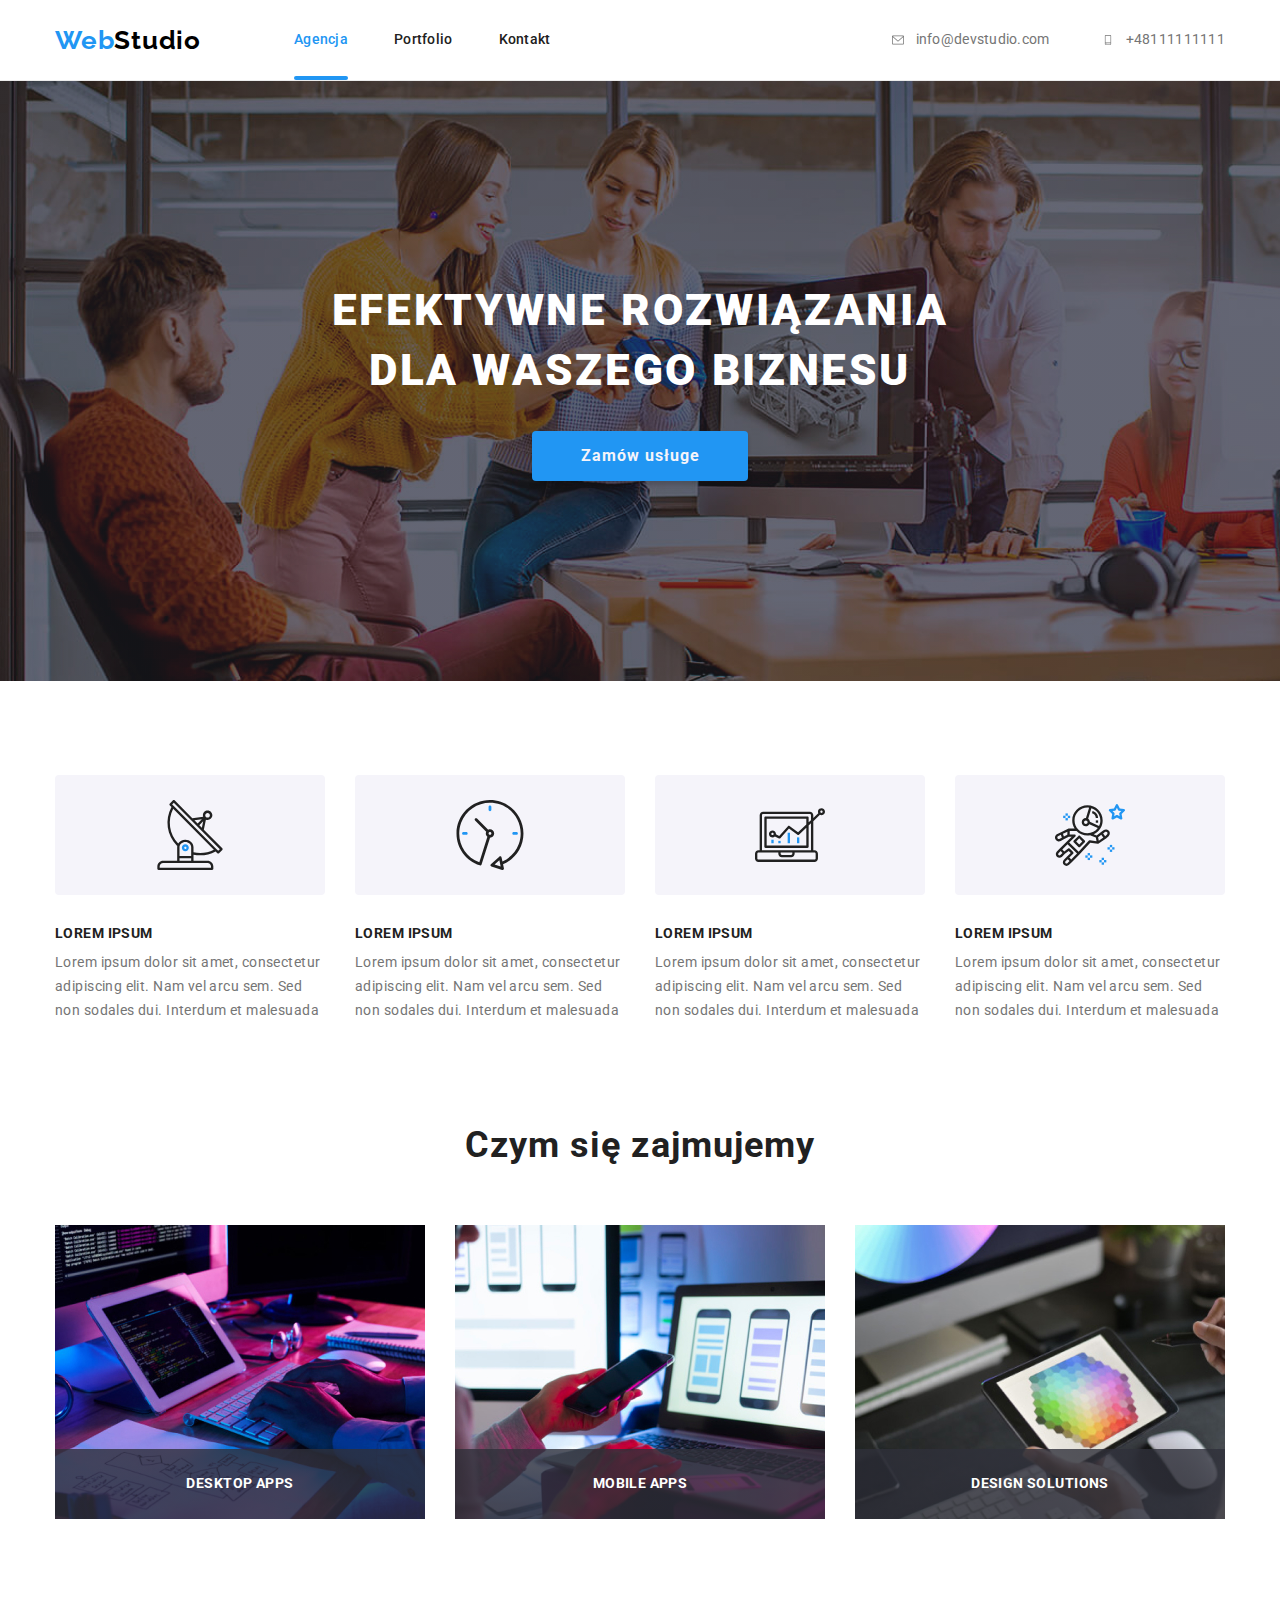
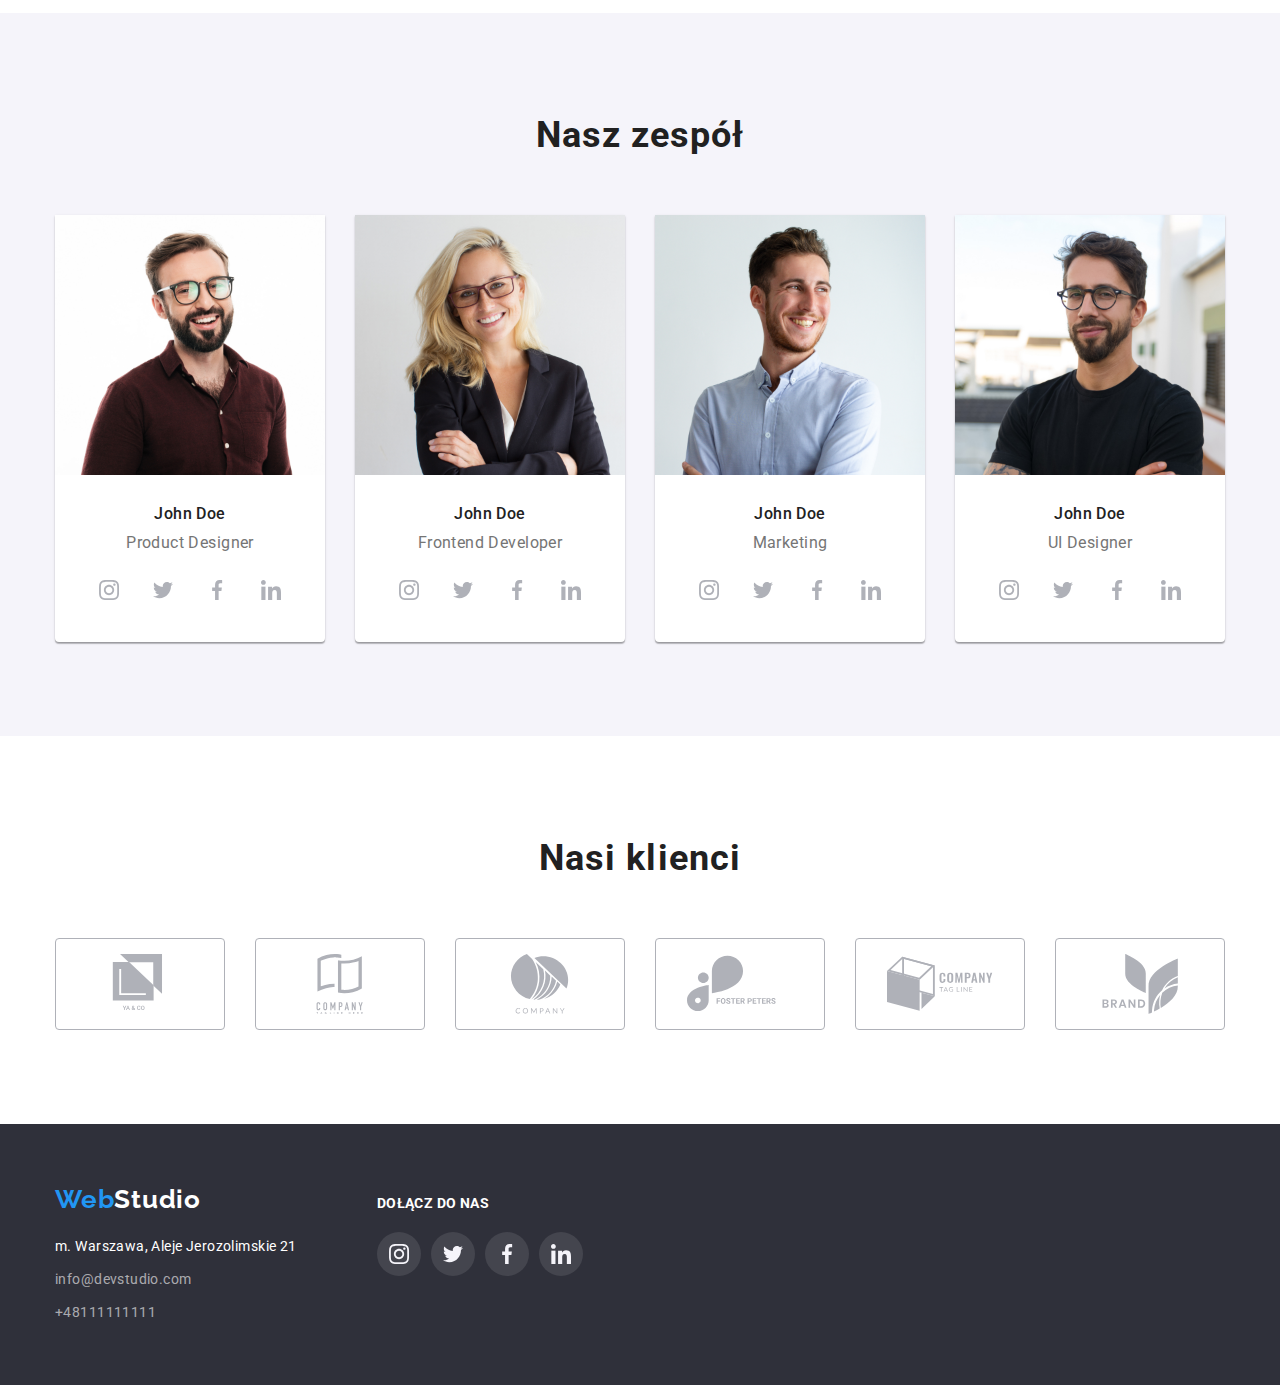
<file: index.html>
<!DOCTYPE html>
<html lang="en">
  <head>
    <link
      rel="stylesheet"
      href="https://cdnjs.cloudflare.com/ajax/libs/modern-normalize/1.0.0/modern-normalize.min.css"
    />
    <link rel="stylesheet" href="css/styles.css" />
    <link rel="preconnect" href="https://fonts.googleapis.com" />
    <link rel="preconnect" href="https://fonts.gstatic.com" crossorigin />
    <link
      href="https://fonts.googleapis.com/css2?family=Raleway:wght@700&family=Roboto:wght@400;500;700;900&display=swap"
      rel="stylesheet"
    />
    <meta charset="UTF-8" />
    <meta http-equiv="X-UA-Compatible" content="IE=edge" />
    <meta name="viewport" content="width=device-width, initial-scale=1.0" />
    <title>Studio</title>
  </head>
  <body>
    <header class="header">
      <div class="header-list container">
        <a href="index.html" class="logo-top"
          >Web<span class="logo-black">Studio</span></a
        >
        <nav class="navigation">
          <ul class="nav-bar">
            <li>
              <a href="index.html" class="nav-list link current">Agencja</a>
            </li>
            <li>
              <a href="portfolio.html" class="nav-list link">Portfolio</a>
            </li>
            <li><a href="#" class="nav-list link">Kontakt</a></li>
          </ul>
        </nav>
        <ul class="contact-top">
          <li>
            <a href="mailto:info@devstudio.com" class="link list-contact">
              <svg width="16" height="12" class="icon-contacts">
                <use href="./images/icons.svg#icon-envelope"></use>
              </svg>
              info@devstudio.com</a
            >
          </li>
          <li>
            <a href="tel:+48111111111" class="link list-contact">
              <svg width="16" height="10" class="icon-contacts">
                <use href="./images/icons.svg#icon-smartphone"></use>
              </svg>
              +48111111111</a
            >
          </li>
        </ul>
      </div>
    </header>
    <main>
      <section class="order">
        <div class="container">
          <h1 class="order-words">EFEKTYWNE ROZWIĄZANIA DLA WASZEGO BIZNESU</h1>

          <button data-modal-open class="order-buttom" type="button">
            Zamów usługe
          </button>
        </div>
      </section>

      <section class="section">
        <div class="container">
          <h2 class="visually-hidden">Lorem ipsum</h2>
          <ul class="lorem">
            <li>
              <div class="lorem-box">
                <svg width="70" height="70">
                  <use href="./images/antenna.svg#antenna"></use>
                </svg>
              </div>
              <h3 class="lorem-h3">Lorem ipsum</h3>
              <p class="lorem-descr">
                Lorem ipsum dolor sit amet, consectetur adipiscing elit. Nam vel
                arcu sem. Sed non sodales dui. Interdum et malesuada
              </p>
            </li>
            <li>
              <div class="lorem-box">
                <svg width="70" height="70">
                  <use href="./images/clock.svg#clock"></use>
                </svg>
              </div>
              <h3 class="lorem-h3">Lorem ipsum</h3>
              <p class="lorem-descr">
                Lorem ipsum dolor sit amet, consectetur adipiscing elit. Nam vel
                arcu sem. Sed non sodales dui. Interdum et malesuada
              </p>
            </li>
            <li>
              <div class="lorem-box">
                <svg width="70" height="70">
                  <use href="./images/diagram.svg#diagram"></use>
                </svg>
              </div>
              <h3 class="lorem-h3">Lorem ipsum</h3>
              <p class="lorem-descr">
                Lorem ipsum dolor sit amet, consectetur adipiscing elit. Nam vel
                arcu sem. Sed non sodales dui. Interdum et malesuada
              </p>
            </li>
            <li>
              <div class="lorem-box">
                <svg width="70" height="70">
                  <use href="./images/astronaut.svg#astronaut"></use>
                </svg>
              </div>
              <h3 class="lorem-h3">Lorem ipsum</h3>
              <p class="lorem-descr">
                Lorem ipsum dolor sit amet, consectetur adipiscing elit. Nam vel
                arcu sem. Sed non sodales dui. Interdum et malesuada
              </p>
            </li>
          </ul>
        </div>
      </section>
      <section class="section work">
        <div class="container">
          <h2 class="offer-h2">Czym się zajmujemy</h2>
          <ul class="offer-list">
            <li class="offer-item">
              <img src="images/tablet.jpg" alt="tablet" width="370" />
              <p class="offer-desc">DESKTOP APPS</p>
            </li>
            <li class="offer-item">
              <img src="images/iphone.jpg" alt="box2" width="370" />
              <p class="offer-desc">Mobile APPS</p>
            </li>
            <li class="offer-item">
              <img src="images/imac.jpg" alt="box3" width="370" />
              <p class="offer-desc">DESIGN SOLUTIONS</p>
            </li>
          </ul>
        </div>
      </section>
      <section class="team section">
        <div class="container">
          <h2 class="teams-h2">Nasz zespół</h2>
          <ul class="teams">
            <li class="team-item">
              <img src="images/man1.jpg" alt="John Doe" width="270" />
              <div class="team-descr">
                <h3 class="team-h3">John Doe</h3>
                <p class="teams-p">Product Designer</p>
                <ul class="team-social-link-list">
                  <li>
                    <a href="#" class="social-link-team link">
                      <svg width="20" height="20" class="social-icon">
                        <use href="./images/icons.svg#icon-instagram"></use>
                      </svg>
                    </a>
                  </li>
                  <li>
                    <a href="#" class="social-link-team link">
                      <svg width="20" height="20" class="social-icon">
                        <use href="./images/icons.svg#icon-twitter"></use>
                      </svg>
                    </a>
                  </li>
                  <li>
                    <a href="#" class="social-link-team link">
                      <svg width="20" height="20" class="social-icon">
                        <use href="./images/icons.svg#icon-facebook"></use>
                      </svg>
                    </a>
                  </li>
                  <li>
                    <a href="#" class="social-link-team link">
                      <svg width="20" height="20" class="social-icon">
                        <use href="./images/icons.svg#icon-linkedin"></use>
                      </svg>
                    </a>
                  </li>
                </ul>
              </div>
            </li>
            <li class="team-item">
              <img src="images/woman1.jpg" alt="John Doe" width="270" />
              <div class="team-descr">
                <h3 class="team-h3">John Doe</h3>
                <p class="teams-p">Frontend Developer</p>
                <ul class="team-social-link-list">
                  <li class="team-social-box">
                    <a href="#" class="social-link-team link">
                      <svg width="20" height="20" class="social-icon">
                        <use href="./images/icons.svg#icon-instagram"></use>
                      </svg>
                    </a>
                  </li>
                  <li class="team-social-box">
                    <a href="#" class="social-link-team link">
                      <svg width="20" height="20" class="social-icon">
                        <use href="./images/icons.svg#icon-twitter"></use>
                      </svg>
                    </a>
                  </li>
                  <li class="team-social-box">
                    <a href="#" class="social-link-team link">
                      <svg width="20" height="20" class="social-icon">
                        <use href="./images/icons.svg#icon-facebook"></use>
                      </svg>
                    </a>
                  </li>
                  <li class="team-social-box">
                    <a href="#" class="social-link-team link">
                      <svg width="20" height="20" class="social-icon">
                        <use href="./images/icons.svg#icon-linkedin"></use>
                      </svg>
                    </a>
                  </li>
                </ul>
              </div>
            </li>
            <li class="team-item">
              <img src="images/man2.jpg" alt="John Doe" width="270" />
              <div class="team-descr">
                <h3 class="team-h3">John Doe</h3>
                <p class="teams-p">Marketing</p>
                <ul class="team-social-link-list">
                  <li class="team-social-box">
                    <a href="#" class="social-link-team link">
                      <svg width="20" height="20" class="social-icon">
                        <use href="./images/icons.svg#icon-instagram"></use>
                      </svg>
                    </a>
                  </li>
                  <li class="team-social-box">
                    <a href="#" class="social-link-team link">
                      <svg width="20" height="20" class="social-icon">
                        <use href="./images/icons.svg#icon-twitter"></use>
                      </svg>
                    </a>
                  </li>
                  <li class="team-social-box">
                    <a href="#" class="social-link-team link">
                      <svg width="20" height="20" class="social-icon">
                        <use href="./images/icons.svg#icon-facebook"></use>
                      </svg>
                    </a>
                  </li>
                  <li class="team-social-box">
                    <a href="#" class="social-link-team link">
                      <svg width="20" height="20" class="social-icon">
                        <use href="./images/icons.svg#icon-linkedin"></use>
                      </svg>
                    </a>
                  </li>
                </ul>
              </div>
            </li>
            <li class="team-item">
              <img src="images/man3.jpg" alt="John Doe" width="270" />
              <div class="team-descr">
                <h3 class="team-h3">John Doe</h3>
                <p class="teams-p">UI Designer</p>
                <ul class="team-social-link-list">
                  <li class="team-social-box">
                    <a href="#" class="social-link-team link">
                      <svg width="20" height="20" class="social-icon">
                        <use href="./images/icons.svg#icon-instagram"></use>
                      </svg>
                    </a>
                  </li>
                  <li class="team-social-box">
                    <a href="#" class="social-link-team link">
                      <svg width="20" height="20" class="social-icon">
                        <use href="./images/icons.svg#icon-twitter"></use>
                      </svg>
                    </a>
                  </li>
                  <li class="team-social-box">
                    <a href="#" class="social-link-team link">
                      <svg width="20" height="20" class="social-icon">
                        <use href="./images/icons.svg#icon-facebook"></use>
                      </svg>
                    </a>
                  </li>
                  <li class="team-social-box">
                    <a href="#" class="social-link-team link">
                      <svg width="20" height="20" class="social-icon">
                        <use href="./images/icons.svg#icon-linkedin"></use>
                      </svg>
                    </a>
                  </li>
                </ul>
              </div>
            </li>
          </ul>
        </div>
      </section>
      <section class="section">
        <div class="container">
          <h2 class="teams-h2">Nasi klienci</h2>
          <ul class="client-list">
            <li class="client-box">
              <a href="#" class="client-link">
                <svg width="106" height="60" class="client-logo">
                  <use href="./images/icons.svg#icon-logo-1"></use>
                </svg>
              </a>
            </li>
            <li class="client-box">
              <a href="#" class="client-link">
                <svg width="106" height="60" class="client-logo">
                  <use href="./images/icons.svg#icon-logo-2"></use>
                </svg>
              </a>
            </li>
            <li class="client-box">
              <a href="#" class="client-link">
                <svg width="106" height="60" class="client-logo">
                  <use href="./images/icons.svg#icon-logo-3"></use>
                </svg>
              </a>
            </li>
            <li class="client-box">
              <a href="#" class="client-link">
                <svg width="106" height="60" class="client-logo">
                  <use href="./images/icons.svg#icon-logo-4"></use>
                </svg>
              </a>
            </li>
            <li class="client-box">
              <a href="#" class="client-link">
                <svg width="106" height="60" class="client-logo">
                  <use href="./images/icons.svg#icon-logo-6"></use>
                </svg>
              </a>
            </li>
            <li class="client-box">
              <a href="#" class="client-link">
                <svg width="106" height="60" class="client-logo">
                  <use href="./images/icons.svg#icon-logo-5"></use>
                </svg>
              </a>
            </li>
          </ul>
        </div>
      </section>
    </main>
    <footer class="footer-bg">
      <div class="footer container">
        <div>
          <a href="index.html" class="footer-logo"
            >Web<span class="logo-white">Studio</span></a
          >
          <address>
            <ul class="contact-bottom">
              <li class="footer-styles">
                <a
                  class="footer-address"
                  href="https://goo.gl/maps/q48PafHFzNK1vhY7A"
                  target="_blank"
                  rel="nofollow noreferrer noopener"
                >
                  m. Warszawa, Aleje Jerozolimskie 21</a
                >
              </li>
              <li class="footer-styles">
                <a
                  class="footer-email"
                  href="mailto:example@com.pl"
                  title="Send me e-mail"
                  >info@devstudio.com</a
                >
              </li>
              <li class="footer-styles">
                <a
                  class="footer-contact"
                  href="tel:+48111111111"
                  title="Call me"
                  >+48111111111</a
                >
              </li>
            </ul>
          </address>
        </div>
        <div class="footer-social">
          <p class="join-now">Dołącz do nas</p>
          <ul class="footer-social-list">
            <li class="footer-icon-box">
              <a href="#" class="footer-link">
                <svg width="20" height="20" class="footer-soc-icon">
                  <use href="./images/icons.svg#icon-instagram"></use>
                </svg>
              </a>
            </li>
            <li class="footer-icon-box">
              <a href="#" class="footer-link">
                <svg width="20" height="20" class="footer-soc-icon">
                  <use href="./images/icons.svg#icon-twitter"></use>
                </svg>
              </a>
            </li>
            <li class="footer-icon-box">
              <a href="#" class="footer-link">
                <svg width="20" height="20" class="footer-soc-icon">
                  <use href="./images/icons.svg#icon-facebook"></use>
                </svg>
              </a>
            </li>
            <li class="footer-icon-box">
              <a href="#" class="footer-link">
                <svg width="20" height="20" class="footer-soc-icon">
                  <use href="./images/icons.svg#icon-linkedin"></use>
                </svg>
              </a>
            </li>
          </ul>
        </div>
      </div>
    </footer>
    <div class="backdrop is-hidden order-box" data-modal>
      <div class="modal-window">
        <button type="button" class="order-close" data-modal-close>
          <svg width="18" height="18">
            <use href="./images/icons.svg#icon-close-black"></use>
          </svg>
        </button>
      </div>
    </div>
    <script src="./js/modal.js"></script>
  </body>
</html>
</file>
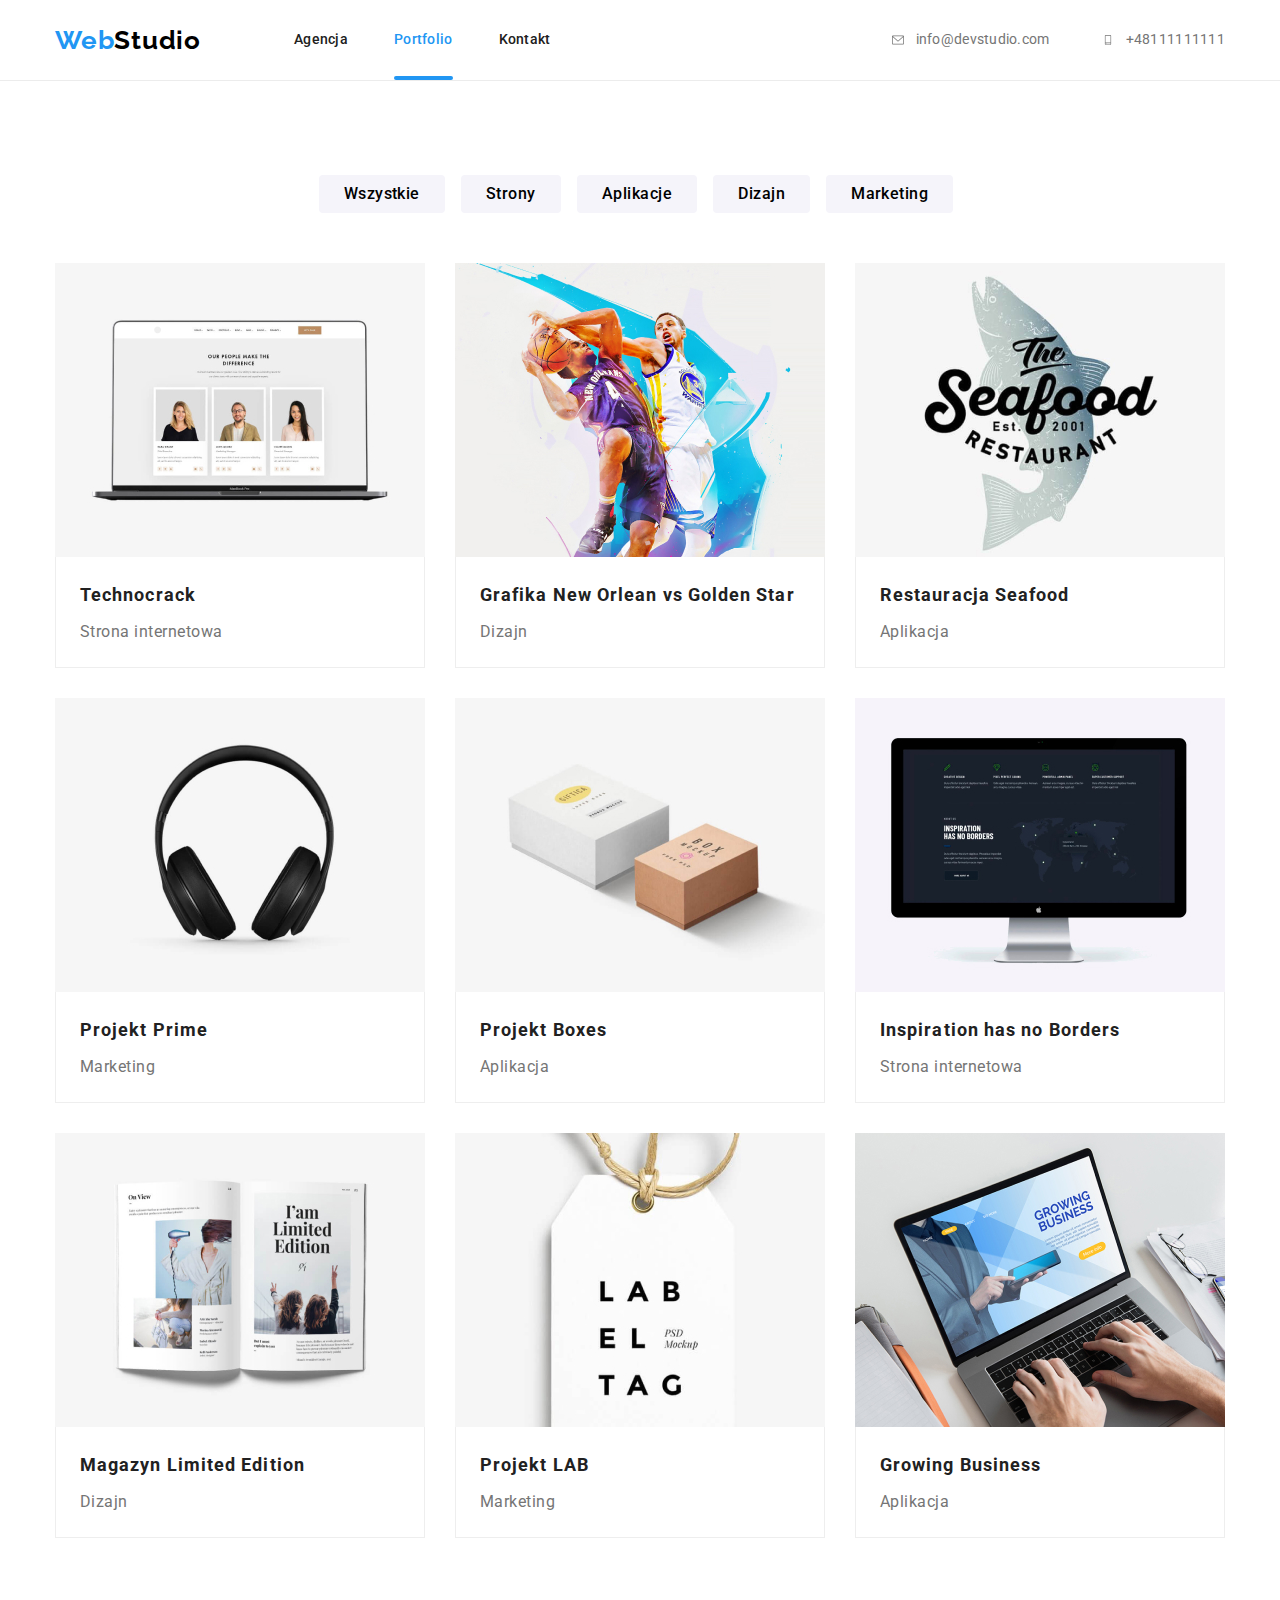
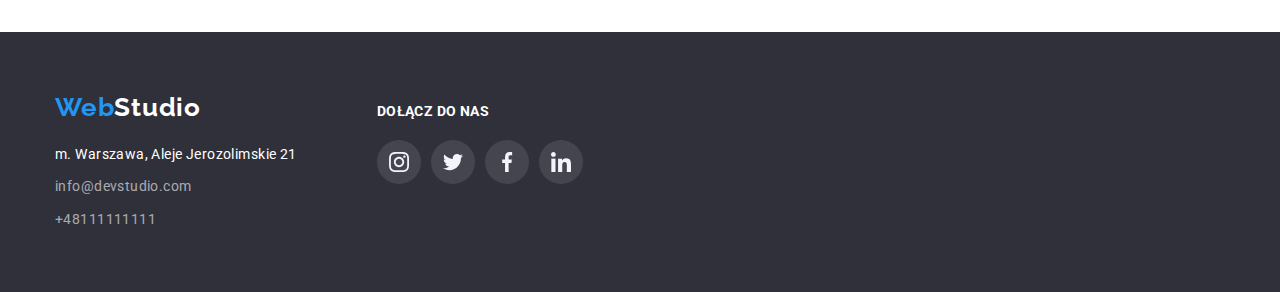
<file: portfolio.html>
<!DOCTYPE html>
<html lang="en">
  <head>
    <link
      rel="stylesheet"
      href="https://cdnjs.cloudflare.com/ajax/libs/modern-normalize/1.0.0/modern-normalize.min.css"
    />
    <link rel="stylesheet" href="css/styles.css" />
    <link rel="preconnect" href="https://fonts.googleapis.com" />
    <link rel="preconnect" href="https://fonts.gstatic.com" crossorigin />
    <link
      href="https://fonts.googleapis.com/css2?family=Raleway:wght@700&family=Roboto:wght@400;500;700;900&display=swap"
      rel="stylesheet"
    />
    <meta charset="UTF-8" />
    <meta http-equiv="X-UA-Compatible" content="IE=edge" />
    <meta name="viewport" content="width=device-width, initial-scale=1.0" />
    <title>Portfolio</title>
  </head>
  <body>
    <header class="header">
      <div class="header-list container">
        <a href="index.html" class="logo-top"
          >Web<span class="logo-black">Studio</span></a
        >
        <nav class="navigation">
          <ul class="nav-bar">
            <li>
              <a href="index.html" class="nav-list link">Agencja</a>
            </li>
            <li>
              <a href="portfolio.html" class="nav-list link current"
                >Portfolio</a
              >
            </li>
            <li><a href="#" class="nav-list link">Kontakt</a></li>
          </ul>
        </nav>
        <ul class="contact-top">
          <li>
            <a href="mailto:info@devstudio.com" class="link list-contact">
              <svg width="16" height="12" class="icon-contacts">
                <use href="./images/icons.svg#icon-envelope"></use>
              </svg>
              info@devstudio.com</a
            >
          </li>
          <li>
            <a href="tel:+48111111111" class="link list-contact">
              <svg width="16" height="10" class="icon-contacts">
                <use href="./images/icons.svg#icon-smartphone"></use>
              </svg>
              +48111111111</a
            >
          </li>
        </ul>
      </div>
    </header>
    <main>
      <section class="section">
        <div class="container">
          <h1 class="visually-hidden">Portfolio</h1>
          <ul class="filter coantainer">
            <li>
              <button class="filter-buttom" type="button">Wszystkie</button>
            </li>
            <li><button class="filter-buttom" type="button">Strony</button></li>
            <li>
              <button class="filter-buttom" type="button">Aplikacje</button>
            </li>
            <li><button class="filter-buttom" type="button">Dizajn</button></li>
            <li>
              <button class="filter-buttom" type="button">Marketing</button>
            </li>
          </ul>
          <ul class="portfolio">
            <li>
              <a href="#" class="portfolio-item">
                <div class="layout-portfolio">
                  <img src="images/weblap.jpg" alt="web page" width="370" />
                  <div class="layout-box">
                    <p class="layout-text">
                      Technoduck is a state-of-the-art coronavirus distribution
                      platform. Companies use this platform for digital
                      espionage and attacks on competitors' secure servers.
                    </p>
                  </div>
                </div>
                <div class="portfolio-descr">
                  <h3 class="portfolio-h3">Technocrack</h3>
                  <p class="portfolio-p">Strona internetowa</p>
                </div>
              </a>
            </li>
            <li>
              <a href="#" class="portfolio-item">
                <div class="layout-portfolio">
                  <img src="images/footbal.jpg" alt="footbal" width="370" />
                  <div class="layout-box">
                    <p class="layout-text">
                      Technoduck is a state-of-the-art coronavirus distribution
                      platform. Companies use this platform for digital
                      espionage and attacks on competitors' secure servers.
                    </p>
                  </div>
                </div>
                <div class="portfolio-descr">
                  <h3 class="portfolio-h3">
                    Grafika New Orlean vs Golden Star
                  </h3>
                  <p class="portfolio-p">Dizajn</p>
                </div>
              </a>
            </li>
            <li>
              <a href="#" class="portfolio-item">
                <div class="layout-portfolio">
                  <img src="images/seafood.jpg" alt="foods" width="370" />
                  <div class="layout-box">
                    <p class="layout-text">
                      Technoduck is a state-of-the-art coronavirus distribution
                      platform. Companies use this platform for digital
                      espionage and attacks on competitors' secure servers.
                    </p>
                  </div>
                </div>
                <div class="portfolio-descr">
                  <h3 class="portfolio-h3">Restauracja Seafood</h3>
                  <p class="portfolio-p">Aplikacja</p>
                </div>
              </a>
            </li>
            <li>
              <a href="#" class="portfolio-item">
                <div class="layout-portfolio">
                  <img
                    src="images/headphones.jpg"
                    alt="headphones"
                    width="370"
                  />
                  <div class="layout-box">
                    <p class="layout-text">
                      Technoduck is a state-of-the-art coronavirus distribution
                      platform. Companies use this platform for digital
                      espionage and attacks on competitors' secure servers.
                    </p>
                  </div>
                </div>
                <div class="portfolio-descr">
                  <h3 class="portfolio-h3">Projekt Prime</h3>
                  <p class="portfolio-p">Marketing</p>
                </div>
              </a>
            </li>
            <li>
              <a href="#" class="portfolio-item">
                <div class="layout-portfolio">
                  <img src="images/cards.jpg" alt="cards" width="370" />
                  <div class="layout-box">
                    <p class="layout-text">
                      Technoduck is a state-of-the-art coronavirus distribution
                      platform. Companies use this platform for digital
                      espionage and attacks on competitors' secure servers.
                    </p>
                  </div>
                </div>
                <div class="portfolio-descr">
                  <h3 class="portfolio-h3">Projekt Boxes</h3>
                  <p class="portfolio-p">Aplikacja</p>
                </div>
              </a>
            </li>
            <li>
              <a href="#" class="portfolio-item">
                <div class="layout-portfolio">
                  <img src="images/monitor.jpg" alt="monitor" width="370" />
                  <div class="layout-box">
                    <p class="layout-text">
                      Technoduck is a state-of-the-art coronavirus distribution
                      platform. Companies use this platform for digital
                      espionage and attacks on competitors' secure servers.
                    </p>
                  </div>
                </div>
                <div class="portfolio-descr">
                  <h3 class="portfolio-h3">Inspiration has no Borders</h3>
                  <p class="portfolio-p">Strona internetowa</p>
                </div>
              </a>
            </li>
            <li>
              <a href="#" class="portfolio-item">
                <div class="layout-portfolio">
                  <img src="images/book.jpg" alt="book" width="370" />
                  <div class="layout-box">
                    <p class="layout-text">
                      Technoduck is a state-of-the-art coronavirus distribution
                      platform. Companies use this platform for digital
                      espionage and attacks on competitors' secure servers.
                    </p>
                  </div>
                </div>
                <div class="portfolio-descr">
                  <h3 class="portfolio-h3">Magazyn Limited Edition</h3>
                  <p class="portfolio-p">Dizajn</p>
                </div>
              </a>
            </li>
            <li>
              <a href="#" class="portfolio-item">
                <div class="layout-portfolio">
                  <img src="images/lable.jpg" alt="lable" width="370" />
                  <div class="layout-box">
                    <p class="layout-text">
                      Technoduck is a state-of-the-art coronavirus distribution
                      platform. Companies use this platform for digital
                      espionage and attacks on competitors' secure servers.
                    </p>
                  </div>
                </div>
                <div class="portfolio-descr">
                  <h3 class="portfolio-h3">Projekt LAB</h3>
                  <p class="portfolio-p">Marketing</p>
                </div>
              </a>
            </li>
            <li>
              <a href="#" class="portfolio-item">
                <div class="layout-portfolio">
                  <img src="images/laptop.jpg" alt="laptop" width="370" />
                  <div class="layout-box">
                    <p class="layout-text">
                      Technoduck is a state-of-the-art coronavirus distribution
                      platform. Companies use this platform for digital
                      espionage and attacks on competitors' secure servers.
                    </p>
                  </div>
                </div>
                <div class="portfolio-descr">
                  <h3 class="portfolio-h3">Growing Business</h3>
                  <p class="portfolio-p">Aplikacja</p>
                </div>
              </a>
            </li>
          </ul>
        </div>
      </section>
    </main>
    <footer class="footer-bg">
      <div class="footer container">
        <div>
          <a href="index.html" class="footer-logo"
            >Web<span class="logo-white">Studio</span></a
          >
          <address>
            <ul class="contact-bottom">
              <li class="footer-styles">
                <a
                  class="footer-address"
                  href="https://goo.gl/maps/q48PafHFzNK1vhY7A"
                  target="_blank"
                  rel="nofollow noreferrer noopener"
                >
                  m. Warszawa, Aleje Jerozolimskie 21</a
                >
              </li>
              <li class="footer-styles">
                <a
                  class="footer-email"
                  href="mailto:example@com.pl"
                  title="Send me e-mail"
                  >info@devstudio.com</a
                >
              </li>
              <li class="footer-styles">
                <a
                  class="footer-contact"
                  href="tel:+48111111111"
                  title="Call me"
                  >+48111111111</a
                >
              </li>
            </ul>
          </address>
        </div>
        <div class="footer-social">
          <p class="join-now">Dołącz do nas</p>
          <ul class="footer-social-list">
            <li class="footer-icon-box">
              <a href="#" class="footer-link">
                <svg width="20" height="20" class="footer-soc-icon">
                  <use href="./images/icons.svg#icon-instagram"></use>
                </svg>
              </a>
            </li>
            <li class="footer-icon-box">
              <a href="#" class="footer-link">
                <svg width="20" height="20" class="footer-soc-icon">
                  <use href="./images/icons.svg#icon-twitter"></use>
                </svg>
              </a>
            </li>
            <li class="footer-icon-box">
              <a href="#" class="footer-link">
                <svg width="20" height="20" class="footer-soc-icon">
                  <use href="./images/icons.svg#icon-facebook"></use>
                </svg>
              </a>
            </li>
            <li class="footer-icon-box">
              <a href="#" class="footer-link">
                <svg width="20" height="20" class="footer-soc-icon">
                  <use href="./images/icons.svg#icon-linkedin"></use>
                </svg>
              </a>
            </li>
          </ul>
        </div>
      </div>
    </footer>
  </body>
</html>
</file>
<file: css/styles.css>
:root {
  /*----- main colors -----*/
  --main-text-color: #212121;
  --secondary-text-color: #ffffff;
  --acent-color: #2196f3;
  --owner-text-color: #757575;
  --contener-color: #eeeeee;
  --logo-color-text: #000000;
  --buttons-port-color: #f5f4fa;
  --footer-text-color: rgba(255, 255, 255, 0.6);
  --background-footer-color: #2f303a;
  --background-section: #e5e5e5;
  --line-color: #ececec;
  --icon-color: #afb1b8;
  /*----- main font -----*/
  --main-font: Roboto, sans-serif;
  /*----- animation -----*/
  --cubic-bezier: cubic-bezier(0.4, 0, 0.2, 1);
}
* {
  margin: 0;
  padding: 0;
}
body {
  font-family: var(--main-font);
  background-color: var(--background-color);
  color: var(--main-text-color);
  font-size: 14px;
  letter-spacing: 0.03em;
}
h1,
h2,
h3,
h4,
h5,
h6,
p {
  margin: 0;
}
img {
  display: block;
  max-width: 100%;
  height: auto;
}
ul,
ol {
  list-style: none;
  padding-left: 0;
  margin: 0;
}
a {
  text-decoration: none;
  font-style: normal;
}
address {
  margin-top: 20px;
  font-style: normal;
}
button {
  display: block;
  cursor: pointer;
  border: none;
  border-radius: 4px;
}
.section {
  padding-top: 94px;
  padding-bottom: 94px;
}
.container {
  width: 1200px;
  margin: 0 auto;
  padding: 0 15px;
}
.visually-hidden {
  position: absolute;
  width: 1px;
  height: 1px;
  margin: -1px;
  border: 0;
  padding: 0;
  white-space: nowrap;
  clip-path: inset(100%);
  clip: rect(0 0 0 0);
  overflow: hidden;
}
header {
  border-bottom: 1px solid var(--line-color);
}
.header-list {
  display: flex;
  align-items: center;
}
/* ------ logo top ------ */
.logo-top {
  padding-top: 25px;
  padding-bottom: 24px;
  color: var(--acent-color);
  font-family: "Raleway";
  font-weight: 700;
  font-size: 26px;
  line-height: 1.19;
  letter-spacing: 0.03em;
  text-decoration: none;
}
.logo-black {
  color: var(--logo-color-text);
}
.navigation {
  margin-left: 93px;
}
.nav-bar {
  gap: 46px;
  display: flex;
  font-weight: 500;
  list-style-type: none;
}
.nav-list {
  letter-spacing: 0.02em;
  color: var(--main-text-color);
  font-size: 14px;
  line-height: 1.14;
  letter-spacing: 0.02em;
  display: block;
  padding: 32px 0;
  transition: color 250ms var(--cubic-bezier);
}
.link:hover,
.link:focus {
  color: var(--acent-color);
}

/* ------ hover contact top ------ */
.contact-top .link:hover,
.contact-top .link:focus {
  color: var(--acent-color);
}
/* ------ Contact top ------ */
.contact-top .link {
  color: var(--owner-text-color);
}
.contact-top {
  gap: 50px;
  margin-left: auto;
  display: flex;
  align-items: center;
}
.list-contact {
  display: flex;
  align-items: center;
  letter-spacing: 0.02em;
  color: var(--main-text-color);
  font-size: 14px;
  line-height: 1.14;
  letter-spacing: 0.02em;
  transition: color 250ms var(--cubic-bezier);
}
.icon-contacts {
  margin-right: 10px;
  fill: currentColor;
}
.current {
  position: relative;
  color: var(--acent-color);
}
.current::after {
  display: block;
  content: "";
  border-radius: 2px;
  background: var(--acent-color);
  padding: 2px;
  width: 100%;
  height: 2px;
  position: absolute;
  bottom: 0;
}
/* ------ Filter ------ */
.filter {
  gap: 8px;
  justify-content: center;
  display: flex;
}
.filter-buttom {
  padding: 6px 25px 6px 25px;
  margin-right: 8px;
  font-family: "Roboto";
  font-style: normal;
  font-weight: 500;
  font-size: 16px;
  line-height: 1.62;
  border-radius: 4px;
  border: 0;
  background: var(--buttons-port-color);
  cursor: pointer;
  letter-spacing: 0.03em;
  list-style-type: none;
  transition: color 250ms var(--cubic-bezier),
    background-color 250ms var(--cubic-bezier),
    box-shadow 250ms var(--cubic-bezier);
}
.filter:last-child {
  margin-right: 0px;
}
.filter-buttom:hover,
.filter-buttom:focus {
  background: var(--acent-color);
  color: var(--buttons-port-color);
  box-shadow: 0px 3px 1px rgba(0, 0, 0, 0.1), 0px 1px 2px rgba(0, 0, 0, 0.08),
    0px 2px 2px rgba(0, 0, 0, 0.12);
}
/* ------ Boxes ------ */
.portfolio {
  flex-wrap: wrap;
  display: flex;
  margin-top: 50px;
  gap: 30px;
}
.portfolio-h3 {
  margin-bottom: 4px;
  font-weight: 700;
  font-size: 18px;
  line-height: 2;
  letter-spacing: 0.06em;
  color: var(--main-text-color);
}
.portfolio-p {
  font-size: 16px;
  line-height: 1.87;
  letter-spacing: 0.03em;
  color: #757575;
}
.portfolio li:nth-child(3n) {
  margin-right: 0px;
}
.portfolio-descr {
  border-left: 1px solid #eee;
  border-right: 1px solid #eee;
  border-bottom: 1px solid #eee;
  padding: 20px 24px;
}
.portfolio-item {
  display: block;
  transition: box-shadow 250ms var(--cubic-bezier);
}
.portfolio-item:hover .layout-box,
.portfolio-item:focus .layout-box {
  transform: translateY(0%);
}

.portfolio-item:hover {
  box-shadow: 0px 3px 1px rgba(0, 0, 0, 0.1), 0px 1px 2px rgba(0, 0, 0, 0.08),
    0px 2px 2px rgba(0, 0, 0, 0.12);
}

.layout-text p {
  position: relative;
  overflow: hidden;
}
.layout-text {
  color: var(--buttons-port-color);
  font-family: Roboto;
  font-weight: 400;
  font-size: 18px;
  line-height: 1.55;
  letter-spacing: 0.03em;
  padding: 63px 24px 91px 24px;
}
.layout-box {
  position: absolute;
  top: 0;
  left: 0;
  width: 370px;
  height: 294px;
  transform: translateY(100%);
  background-color: rgba(33, 150, 243, 0.9);
  transition: transform 250ms var(--cubic-bezier);
}
.layout-portfolio {
  overflow: hidden;
  position: relative;
}

/* ----- Order -----*/
.order {
  margin: 0 auto;
  background-image: linear-gradient(
      to top,
      rgba(47, 48, 58, 0.4),
      rgba(47, 48, 58, 0.4)
    ),
    url("../images/Img.jpg");
  max-width: 1600px;
  height: 600px;
  padding: 200px 0;
  background-repeat: no-repeat;
  background-size: cover;
}
.order-words {
  width: 696px;
  text-align: center;
  color: var(--secondary-text-color);
  font-weight: 900;
  font-size: 44px;
  line-height: 1.36;
  margin: auto;
  letter-spacing: 0.06em;
  text-transform: uppercase;
}
button {
  display: block;
  cursor: pointer;
  border: none;
  border-radius: 4px;
}
.order-buttom {
  padding: 10px 41px 10px 42px;
  margin: auto;
  margin-top: 30px;
  min-width: 216px;
  font-family: Roboto;
  background-color: var(--acent-color);
  font-weight: 700;
  font-size: 16px;
  line-height: 1.87;
  align-items: center;
  border: 0;
  letter-spacing: 0.06em;
  box-shadow: 0px 4px 4px rgba(0, 0, 0, 0.15);
  border-radius: 4px;
  cursor: pointer;
  color: var(--buttons-port-color);
}
.modal-window {
  height: 581px;
  width: 528px;
  border-radius: 4px;
  background-color: rgba(255, 255, 255, 1);
  position: absolute;
  transition: transform;
  transition-duration: 250ms;
  transition-timing-function: linear;
  top: 50%;
  left: 50%;
  transform: translate(-50%, -50%);
}
.order-close {
  position: absolute;
  width: 30px;
  height: 30px;
  top: 8px;
  right: 8px;
  border-radius: 50%;
  border: solid 1px rgba(0, 0, 0, 0.1);
  background-color: var(--secondary-text-color);
  display: flex;
  align-items: center;
  justify-content: center;
}
.backdrop.is-hidden {
  visibility: hidden;
  opacity: 0;
  pointer-events: none;
}
.backdrop {
  position: fixed;
  z-index: 3;
  width: 100%;
  height: 100%;
  top: 0;
  left: 0;
  display: flex;
  align-items: center;
  justify-content: center;
  transition-property: visibility, opacity;
  transition-duration: 250ms;
  transition-timing-function: var(--cubic-bezier);
  background-color: rgba(0, 0, 0, 0.2);
}
label {
  display: flex;
  flex-direction: column;
  margin-left: 40px;
  margin-right: 40px;
}

.order-header {
  display: flex;
  align-items: center;
  justify-content: center;
  font-family: Roboto;
  font-weight: 700;
  font-size: 20px;
  line-height: 1.17;
  letter-spacing: 0.03em;
  margin: 40px 40px 12px 40px;
}

input[type="text"],
[type="tel"],
[type="email"] {
  width: 448px;
  height: 40px;
}
.input-type {
  margin: 10px 0px 4px 40px;
}
.acent-link {
  color: var(--acent-color);
  text-decoration: underline;
}
.input-form {
  width: 448px;
  height: 40px;
}
.input-form::before {
  content: "";
}
/* ----- Lorem ----- */
.lorem-box {
  width: 270px;
  height: 120px;
  display: flex;
  justify-content: center;
  align-items: center;
  background-color: var(--buttons-port-color);
  border-radius: 4px;
}
.lorem {
  color: var(--main-text-color);
  list-style-type: none;
  display: flex;
  gap: 30px;
}
.lorem-h3 {
  text-transform: uppercase;
  margin-top: 30px;
  margin-bottom: 10px;
  font-weight: 700;
  font-size: 14px;
  line-height: 16px;
  letter-spacing: 0.03em;
}
.lorem-descr {
  color: var(--owner-text-color);
  font-weight: 400;
  font-size: 14px;
  line-height: 1.71;
  letter-spacing: 0.03em;
}
/* ----- About ----- */
.work {
  padding-top: 0px;
}
.offer-list {
  display: flex;
  list-style-type: none;
  gap: 30px;
}
.offer-h2 {
  margin-bottom: 50px;
  color: var(--main-text-color);
  font-weight: 700;
  font-size: 36px;
  line-height: 1.61;
  text-align: center;
  letter-spacing: 0.03em;
}

.offer-item {
  position: relative;
}

.offer-desc {
  display: flex;
  align-items: center;
  justify-content: center;
  position: absolute;
  bottom: 0px;
  width: 100%;
  height: 70px;
  background-image: linear-gradient(
    to top,
    rgba(47, 48, 58, 0.8),
    rgba(47, 48, 58, 0.8)
  );
  z-index: 0;
  color: var(--secondary-text-color);
  text-transform: uppercase;
  font-family: Roboto;
  font-weight: 700;
  font-size: 14px;
  letter-spacing: 0.03em;
  line-height: 1.14;
}
/* ----- Teams -----*/
.teams-h2 {
  margin-bottom: 50px;
  color: var(--main-text-color);
  font-weight: 700;
  font-size: 36px;
  line-height: 1.61;
  text-align: center;
  letter-spacing: 0.03em;
}
.team {
  background-color: var(--buttons-port-color);
}
.teams {
  gap: 30px;
  display: flex;
}
.teams-p {
  color: var(--owner-text-color);
  font-weight: 400;
  font-size: 16px;
  line-height: 1.18;
}
.team-h3 {
  color: var(--main-text-color);
  margin-bottom: 10px;
  font-weight: 500;
  font-size: 16px;
  line-height: 1.18;
  letter-spacing: 0.03em;
}
.team-item {
  text-align: center;
  background: #ffffff;
  box-shadow: 0px 1px 3px rgba(0, 0, 0, 0.12), 0px 1px 1px rgba(0, 0, 0, 0.14),
    0px 2px 1px rgba(0, 0, 0, 0.2);
  border-radius: 0px 0px 4px 4px;
}
.team-descr {
  padding: 30px 0;
}
.team-social-link-list {
  display: flex;
  gap: 10px;
  align-items: center;
  justify-content: center;
  margin: auto;
  margin-top: 16px;
}
.social-icon {
  fill: currentColor;
}
.social-link-team {
  display: flex;
  justify-content: center;
  align-items: center;
  width: 44px;
  height: 44px;
  border-radius: 50%;
  color: var(--icon-color);
  transition: color 250ms var(--cubic-bezier),
    background-color 250ms var(--cubic-bezier);
}
.social-link-team:hover,
.social-link-team:focus {
  background: var(--acent-color);
  color: var(--buttons-port-color);
}
/* ------ Clients ------ */
.client-link {
  display: flex;
  justify-content: center;
  align-items: center;
  width: 100%;
  height: 100%;
  border: 1px solid currentColor;
  border-radius: 4px;
  color: var(--icon-color);
  transition: color 250ms var(--cubic-bezier);
}
.client-list {
  gap: 30px;
  display: flex;
}
.client-box {
  width: 170px;
  height: 92px;
}
.client-logo {
  fill: currentColor;
}
.client-link:hover,
.client-link:focus {
  color: var(--acent-color);
}
/* ------ Footer ------ */
.footer {
  display: flex;
  align-items: baseline;
}
.footer-bg {
  background-color: #2f303a;
  padding: 60px 0;
}
.footer-styles:last-child {
  margin-bottom: 0px;
}
.footer-address {
  transition: color 250ms var(--cubic-bezier);
  color: var(--secondary-text-color);
}
.footer-email {
  transition: color 250ms var(--cubic-bezier);
  color: rgba(255, 255, 255, 0.6);
}
.footer-contact {
  transition: color 250ms var(--cubic-bezier);
  color: rgba(255, 255, 255, 0.6);
}
.footer-styles {
  margin-bottom: 9px;
  font-weight: 400;
  font-size: 14px;
  line-height: 1.71;
  letter-spacing: 0.03em;
}
.footer-logo {
  margin-bottom: 20px;
  color: var(--acent-color);
  font-family: Raleway;
  font-weight: 700;
  font-size: 26px;
  line-height: 1.19;
  letter-spacing: 0.03em;
}
.logo-white {
  color: var(--secondary-text-color);
}
.footer-address:hover,
.footer-contact:hover,
.footer-email:hover,
.footer-address:focus,
.footer-contact:focus,
.footer-email:focus {
  color: var(--acent-color);
}
.footer-social {
  margin-left: 80px;
}
.footer-social-list {
  display: flex;
  gap: 10px;
  align-items: center;
  justify-content: center;
  margin: auto;
}
.footer-soc-icon {
  margin: 12px 12px;
  fill: currentColor;
}
.footer-icon-box {
  display: flex;
  align-items: center;
  justify-content: center;
}
.footer-icon-box {
  background: rgba(255, 255, 255, 0.1);
  border-radius: 50%;
}
.join-now {
  text-transform: uppercase;
  font-family: Roboto;
  color: var(--secondary-text-color);
  font-weight: 700;
  font-size: 14px;
  line-height: 1.14;
  letter-spacing: 0.03em;
  margin-bottom: 20px;
}
.footer-link:hover,
.footer-link:focus {
  background-color: var(--acent-color);
  border-radius: 50%;
}
.footer-link {
  transition: color 250ms var(--cubic-bezier),
    background-color 250ms var(--cubic-bezier);
  width: 44px;
  height: 44px;
  border-radius: 50%;
  color: var(--buttons-port-color);
}
</file>
